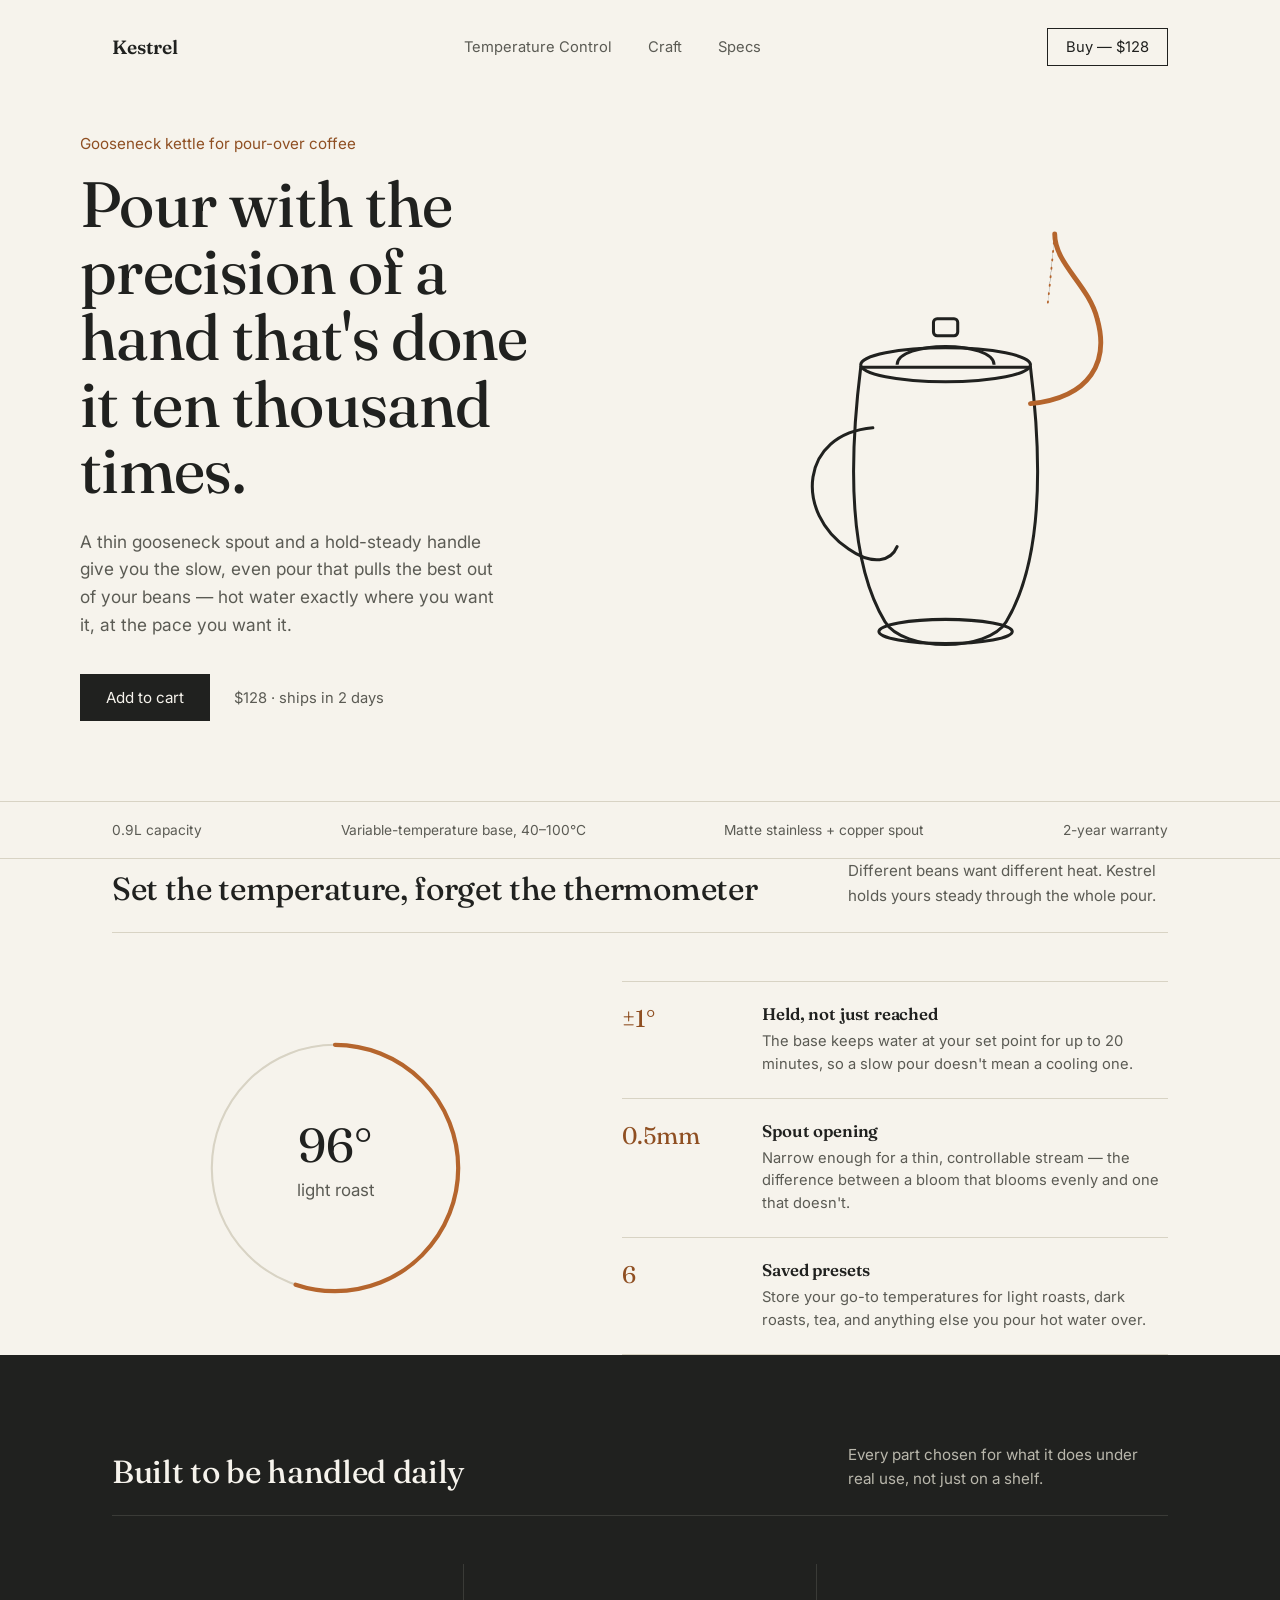
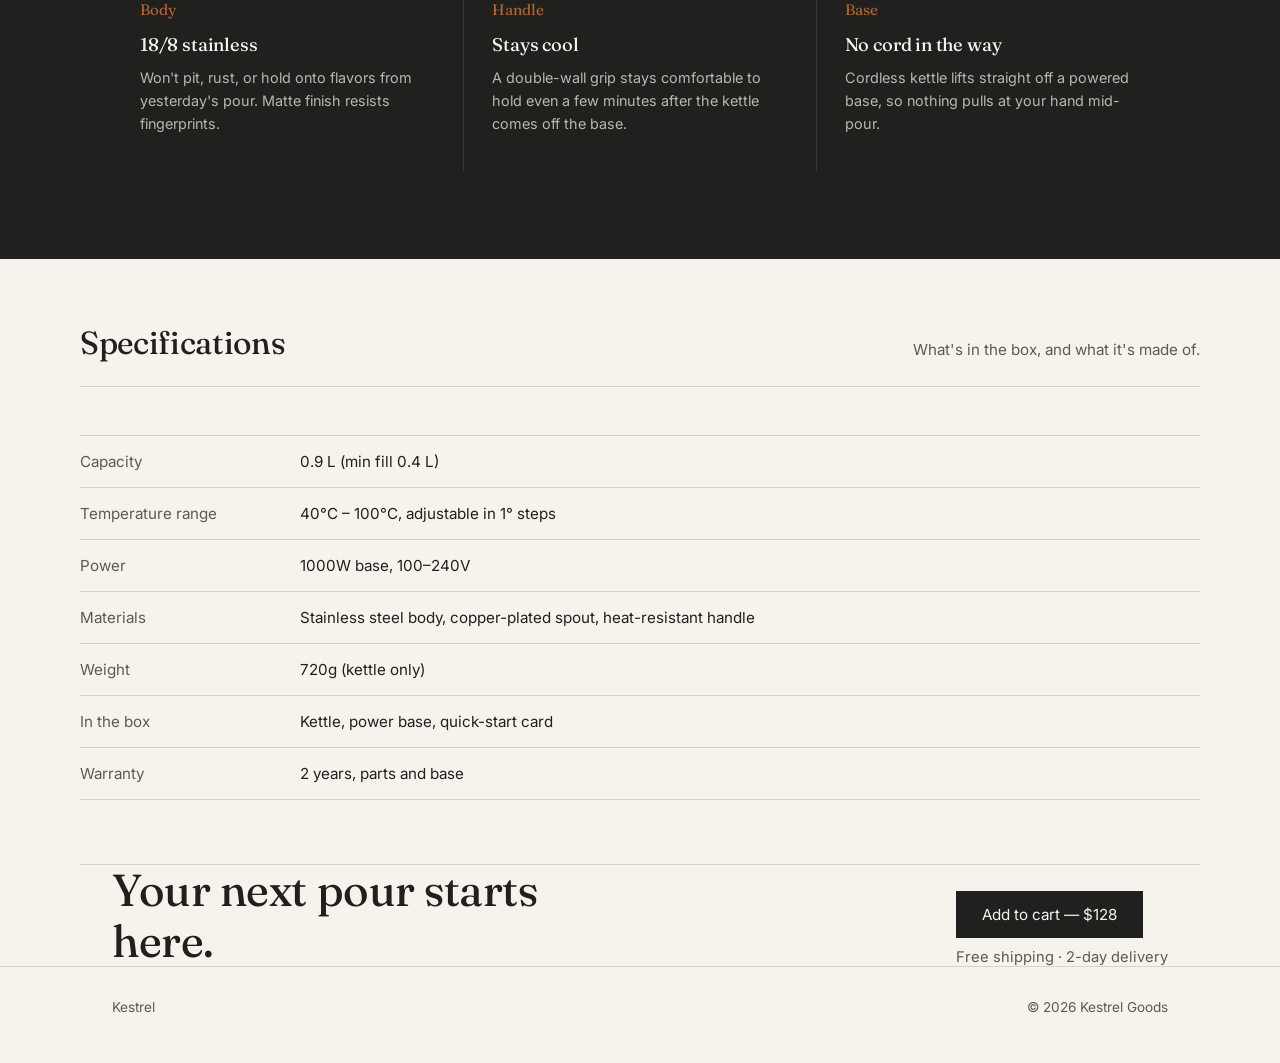
<file: About-page.html>
<!DOCTYPE html>
<html lang="en">
<head>
<meta charset="UTF-8">
<meta name="viewport" content="width=device-width, initial-scale=1.0">
<title>Kestrel — Gooseneck Pour-Over Kettle</title>
<link rel="preconnect" href="https://fonts.googleapis.com">
<link href="https://fonts.googleapis.com/css2?family=Fraunces:opsz,wght@9..144,300;9..144,450;9..144,600&family=Inter:wght@400;500;600&display=swap" rel="stylesheet">
<style>
  :root{
    --charcoal:#20211F;
    --cream:#F6F3EC;
    --copper:#B5652D;
    --copper-dim:#8f4f22;
    --slate:#5B5B54;
    --hairline:#D8D3C4;
  }

  *{box-sizing:border-box;}
  html{scroll-behavior:smooth;}
  body{
    margin:0;
    background:var(--cream);
    color:var(--charcoal);
    font-family:'Inter', sans-serif;
    -webkit-font-smoothing:antialiased;
  }

  h1,h2,h3,.display{
    font-family:'Fraunces', serif;
    font-weight:450;
    margin:0;
    letter-spacing:-0.01em;
  }

  a{color:inherit;}

  .wrap{
    max-width:1120px;
    margin:0 auto;
    padding:0 32px;
  }

  /* ---------- Nav ---------- */
  nav{
    display:flex;
    align-items:center;
    justify-content:space-between;
    padding:28px 32px;
    max-width:1120px;
    margin:0 auto;
  }
  .wordmark{
    font-family:'Fraunces', serif;
    font-size:1.2rem;
    font-weight:600;
  }
  .nav-links{
    display:flex;
    gap:36px;
    font-size:0.92rem;
    color:var(--slate);
  }
  .nav-links a{text-decoration:none;}
  .nav-links a:hover{color:var(--charcoal);}
  .nav-buy{
    font-size:0.92rem;
    border:1px solid var(--charcoal);
    padding:9px 18px;
    text-decoration:none;
    transition:background .18s ease, color .18s ease;
  }
  .nav-buy:hover{background:var(--charcoal);color:var(--cream);}

  @media (max-width:720px){
    .nav-links{display:none;}
  }

  /* ---------- Hero ---------- */
  .hero{
    display:grid;
    grid-template-columns:1.05fr 0.95fr;
    align-items:center;
    gap:48px;
    padding:40px 0 80px;
  }
  .hero .eyebrow{
    color:var(--copper-dim);
    font-size:0.95rem;
    margin-bottom:18px;
  }
  .hero h1{
    font-size:clamp(2.6rem, 5vw, 4rem);
    line-height:1.04;
    max-width:11ch;
  }
  .hero p.lede{
    font-size:1.08rem;
    color:var(--slate);
    max-width:38ch;
    margin-top:24px;
    line-height:1.6;
  }
  .hero-cta{
    display:flex;
    align-items:center;
    gap:24px;
    margin-top:36px;
  }
  .btn-primary{
    background:var(--charcoal);
    color:var(--cream);
    border:none;
    padding:14px 26px;
    font-size:0.95rem;
    font-family:inherit;
    cursor:pointer;
    text-decoration:none;
    display:inline-block;
    transition:background .18s ease;
  }
  .btn-primary:hover{background:var(--copper-dim);}
  .price-note{font-size:0.92rem;color:var(--slate);}

  .hero-art{position:relative;}
  .hero-art svg{width:100%;height:auto;display:block;}

  @media (max-width:860px){
    .hero{grid-template-columns:1fr;padding-top:8px;}
    .hero-art{order:-1;max-width:340px;margin:0 auto 12px;}
  }

  /* ---------- Marquee strip ---------- */
  .strip{
    border-top:1px solid var(--hairline);
    border-bottom:1px solid var(--hairline);
    padding:20px 0;
  }
  .strip .wrap{
    display:flex;
    justify-content:space-between;
    flex-wrap:wrap;
    gap:14px;
    font-size:0.86rem;
    color:var(--slate);
  }

  /* ---------- Section shared ---------- */
  section{padding:88px 0;}
  section.tight{padding:64px 0;}
  .section-head{
    display:flex;
    justify-content:space-between;
    align-items:flex-end;
    gap:24px;
    margin-bottom:48px;
    border-bottom:1px solid var(--hairline);
    padding-bottom:24px;
  }
  .section-head h2{
    font-size:2rem;
  }
  .section-head p{
    color:var(--slate);
    max-width:32ch;
    font-size:0.95rem;
    line-height:1.6;
    margin:0;
  }

  /* ---------- Pour control (feature) ---------- */
  .control-grid{
    display:grid;
    grid-template-columns:0.9fr 1.1fr;
    gap:64px;
    align-items:center;
  }
  @media (max-width:860px){
    .control-grid{grid-template-columns:1fr;gap:40px;}
  }

  .dial-wrap{display:flex;justify-content:center;}
  .dial-wrap svg{width:280px;height:280px;}

  .feature-list{list-style:none;margin:0;padding:0;}
  .feature-list li{
    display:grid;
    grid-template-columns:120px 1fr;
    gap:20px;
    padding:22px 0;
    border-top:1px solid var(--hairline);
  }
  .feature-list li:last-child{border-bottom:1px solid var(--hairline);}
  .feature-list .val{
    font-family:'Fraunces', serif;
    font-size:1.5rem;
    color:var(--copper-dim);
  }
  .feature-list .desc h3{font-size:1.05rem;font-weight:600;margin-bottom:6px;}
  .feature-list .desc p{margin:0;color:var(--slate);font-size:0.92rem;line-height:1.55;}

  /* ---------- Build / craft section ---------- */
  .craft{
    background:var(--charcoal);
    color:var(--cream);
  }
  .craft .section-head{border-bottom-color:#3a3b37;}
  .craft .section-head p{color:#B9B7AC;}
  .craft-grid{
    display:grid;
    grid-template-columns:repeat(3, 1fr);
    gap:1px;
    background:#3a3b37;
  }
  .craft-cell{
    background:var(--charcoal);
    padding:36px 28px;
  }
  .craft-cell .num{
    font-family:'Fraunces', serif;
    font-size:0.95rem;
    color:var(--copper);
    display:block;
    margin-bottom:14px;
  }
  .craft-cell h3{font-size:1.15rem;font-weight:450;margin-bottom:10px;}
  .craft-cell p{color:#B9B7AC;font-size:0.9rem;line-height:1.6;margin:0;}

  @media (max-width:720px){
    .craft-grid{grid-template-columns:1fr;}
  }

  /* ---------- Specs table ---------- */
  table.specs{
    width:100%;
    border-collapse:collapse;
    font-size:0.95rem;
  }
  table.specs tr{border-top:1px solid var(--hairline);}
  table.specs tr:last-child{border-bottom:1px solid var(--hairline);}
  table.specs td{padding:16px 0;}
  table.specs td:first-child{
    color:var(--slate);
    width:220px;
  }

  /* ---------- CTA / footer ---------- */
  .closing{
    text-align:left;
    border-top:1px solid var(--hairline);
  }
  .closing h2{
    font-size:clamp(2rem, 4vw, 2.8rem);
    max-width:16ch;
    line-height:1.12;
  }
  .closing-row{
    display:flex;
    justify-content:space-between;
    align-items:flex-end;
    gap:24px;
    flex-wrap:wrap;
  }

  footer{
    border-top:1px solid var(--hairline);
    padding:32px 0 48px;
    font-size:0.85rem;
    color:var(--slate);
  }
  footer .wrap{
    display:flex;
    justify-content:space-between;
    flex-wrap:wrap;
    gap:12px;
  }

  @media (prefers-reduced-motion: reduce){
    html{scroll-behavior:auto;}
  }

  :focus-visible{
    outline:2px solid var(--copper);
    outline-offset:2px;
  }
</style>
</head>
<body>

<nav>
  <div class="wordmark">Kestrel</div>
  <div class="nav-links">
    <a href="#control">Temperature Control</a>
    <a href="#craft">Craft</a>
    <a href="#specs">Specs</a>
  </div>
  <a class="nav-buy" href="#buy">Buy — $128</a>
</nav>

<header class="wrap hero">
  <div>
    <div class="eyebrow">Gooseneck kettle for pour-over coffee</div>
    <h1>Pour with the precision of a hand that's done it ten thousand times.</h1>
    <p class="lede">A thin gooseneck spout and a hold-steady handle give you the slow, even pour that pulls the best out of your beans — hot water exactly where you want it, at the pace you want it.</p>
    <div class="hero-cta">
      <a class="btn-primary" href="#buy">Add to cart</a>
      <span class="price-note">$128 · ships in 2 days</span>
    </div>
  </div>
  <div class="hero-art" aria-hidden="true">
    <svg viewBox="0 0 420 460" xmlns="http://www.w3.org/2000/svg">
      <!-- kettle body -->
      <path d="M140 180 C130 260, 130 340, 160 390 C175 415, 245 415, 260 390 C290 340, 290 260, 280 180 Z"
            fill="none" stroke="#20211F" stroke-width="2.5"/>
      <!-- lid -->
      <ellipse cx="210" cy="178" rx="70" ry="14" fill="none" stroke="#20211F" stroke-width="2.5"/>
      <path d="M170 178 C170 158, 250 158, 250 178" fill="none" stroke="#20211F" stroke-width="2.5"/>
      <rect x="200" y="140" width="20" height="14" rx="3" fill="none" stroke="#20211F" stroke-width="2.5"/>
      <!-- gooseneck spout -->
      <path d="M280 210 C 330 205, 345 175, 335 140 C 328 112, 300 95, 300 70"
            fill="none" stroke="#B5652D" stroke-width="4" stroke-linecap="round"/>
      <!-- handle -->
      <path d="M150 230 C 90 235, 85 300, 130 330 C 150 344, 165 340, 170 328"
            fill="none" stroke="#20211F" stroke-width="2.5" stroke-linecap="round"/>
      <!-- base -->
      <ellipse cx="210" cy="398" rx="55" ry="10" fill="none" stroke="#20211F" stroke-width="2.5"/>
      <!-- pour stream -->
      <path d="M300 70 C 298 92, 296 112, 294 130" stroke="#B5652D" stroke-width="1.5" stroke-dasharray="1 6" stroke-linecap="round"/>
    </svg>
  </div>
</header>

<div class="strip">
  <div class="wrap">
    <span>0.9L capacity</span>
    <span>Variable-temperature base, 40–100°C</span>
    <span>Matte stainless + copper spout</span>
    <span>2-year warranty</span>
  </div>
</div>

<section id="control" class="wrap">
  <div class="section-head">
    <h2>Set the temperature, forget the thermometer</h2>
    <p>Different beans want different heat. Kestrel holds yours steady through the whole pour.</p>
  </div>
  <div class="control-grid">
    <div class="dial-wrap">
      <svg viewBox="0 0 200 200" xmlns="http://www.w3.org/2000/svg">
        <circle cx="100" cy="100" r="88" fill="none" stroke="#D8D3C4" stroke-width="1.5"/>
        <circle cx="100" cy="100" r="88" fill="none" stroke="#B5652D" stroke-width="3"
                stroke-dasharray="415" stroke-dashoffset="110" stroke-linecap="round"
                transform="rotate(-90 100 100)"/>
        <text x="100" y="96" text-anchor="middle" font-family="Fraunces, serif" font-size="34" fill="#20211F">96°</text>
        <text x="100" y="120" text-anchor="middle" font-family="Inter, sans-serif" font-size="12" fill="#5B5B54">light roast</text>
      </svg>
    </div>
    <ul class="feature-list">
      <li>
        <div class="val">±1°</div>
        <div class="desc">
          <h3>Held, not just reached</h3>
          <p>The base keeps water at your set point for up to 20 minutes, so a slow pour doesn't mean a cooling one.</p>
        </div>
      </li>
      <li>
        <div class="val">0.5mm</div>
        <div class="desc">
          <h3>Spout opening</h3>
          <p>Narrow enough for a thin, controllable stream — the difference between a bloom that blooms evenly and one that doesn't.</p>
        </div>
      </li>
      <li>
        <div class="val">6</div>
        <div class="desc">
          <h3>Saved presets</h3>
          <p>Store your go-to temperatures for light roasts, dark roasts, tea, and anything else you pour hot water over.</p>
        </div>
      </li>
    </ul>
  </div>
</section>

<section id="craft" class="craft">
  <div class="wrap">
    <div class="section-head">
      <h2>Built to be handled daily</h2>
      <p>Every part chosen for what it does under real use, not just on a shelf.</p>
    </div>
    <div class="craft-grid">
      <div class="craft-cell">
        <span class="num">Body</span>
        <h3>18/8 stainless</h3>
        <p>Won't pit, rust, or hold onto flavors from yesterday's pour. Matte finish resists fingerprints.</p>
      </div>
      <div class="craft-cell">
        <span class="num">Handle</span>
        <h3>Stays cool</h3>
        <p>A double-wall grip stays comfortable to hold even a few minutes after the kettle comes off the base.</p>
      </div>
      <div class="craft-cell">
        <span class="num">Base</span>
        <h3>No cord in the way</h3>
        <p>Cordless kettle lifts straight off a powered base, so nothing pulls at your hand mid-pour.</p>
      </div>
    </div>
  </div>
</section>

<section id="specs" class="wrap tight">
  <div class="section-head">
    <h2>Specifications</h2>
    <p>What's in the box, and what it's made of.</p>
  </div>
  <table class="specs">
    <tr><td>Capacity</td><td>0.9 L (min fill 0.4 L)</td></tr>
    <tr><td>Temperature range</td><td>40°C – 100°C, adjustable in 1° steps</td></tr>
    <tr><td>Power</td><td>1000W base, 100–240V</td></tr>
    <tr><td>Materials</td><td>Stainless steel body, copper-plated spout, heat-resistant handle</td></tr>
    <tr><td>Weight</td><td>720g (kettle only)</td></tr>
    <tr><td>In the box</td><td>Kettle, power base, quick-start card</td></tr>
    <tr><td>Warranty</td><td>2 years, parts and base</td></tr>
  </table>
</section>

<section id="buy" class="wrap closing">
  <div class="closing-row">
    <h2>Your next pour starts here.</h2>
    <div>
      <a class="btn-primary" href="#">Add to cart — $128</a>
      <div class="price-note" style="margin-top:10px;">Free shipping · 2-day delivery</div>
    </div>
  </div>
</section>

<footer>
  <div class="wrap">
    <span>Kestrel</span>
    <span>© 2026 Kestrel Goods</span>
  </div>
</footer>

</body>
</html>
</file>
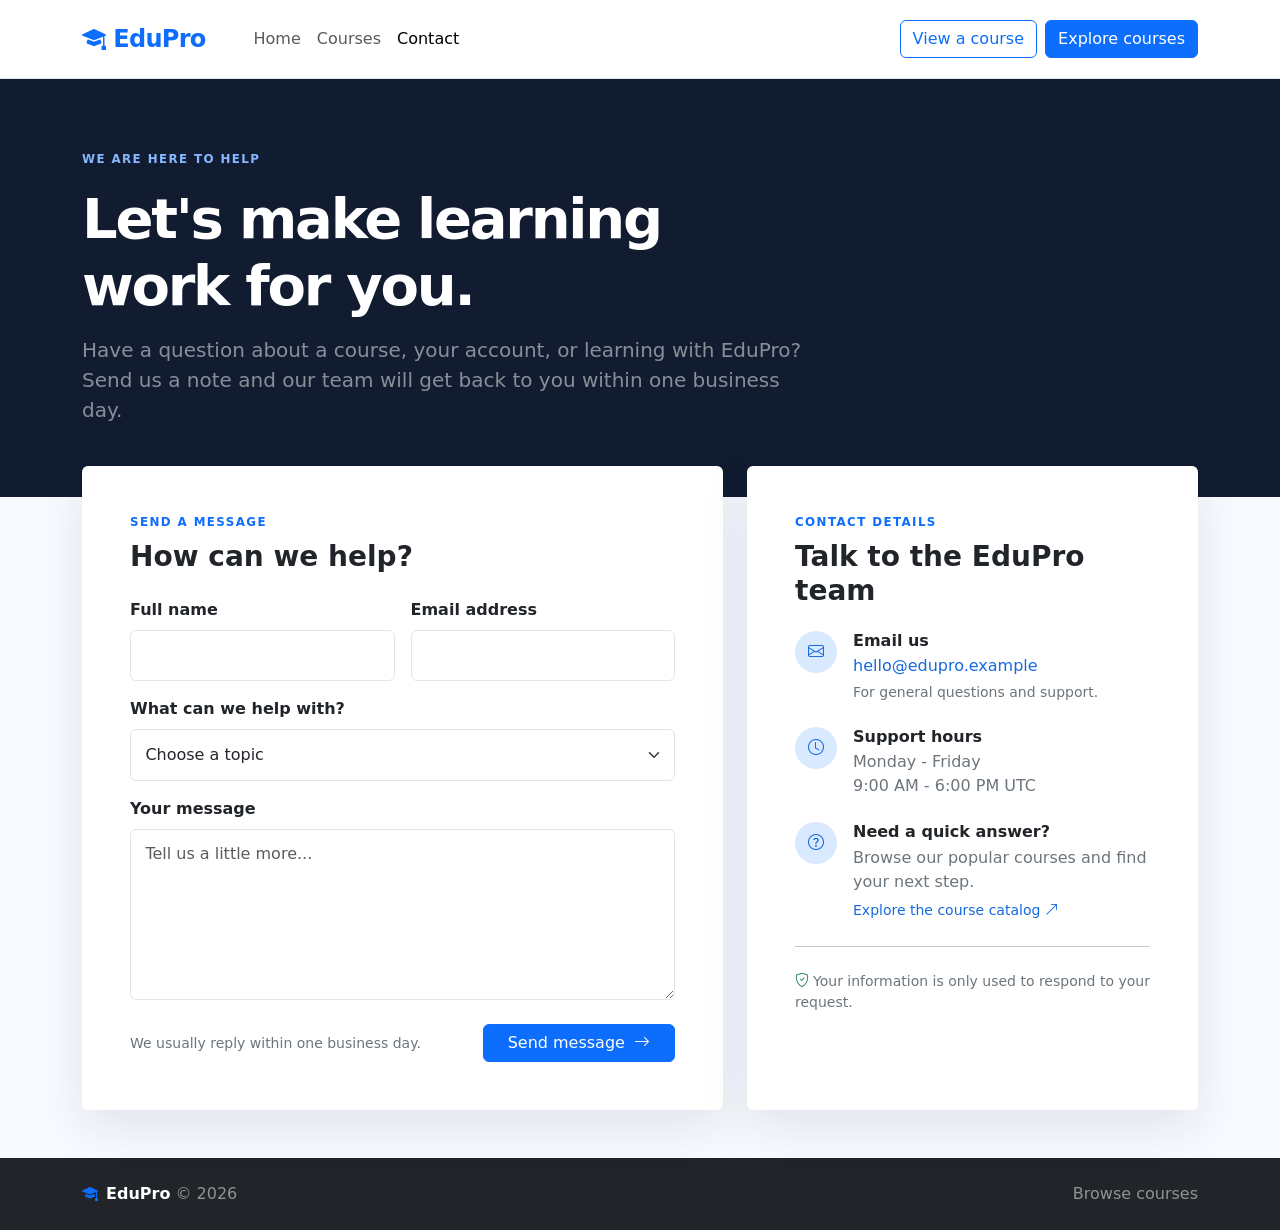
<file: Contact-us.html>
<!DOCTYPE html>
<html lang="en">
<head>
	<meta charset="UTF-8">
	<meta name="viewport" content="width=device-width, initial-scale=1.0">
	<title>Contact Us | EduPro</title>
	<link href="https://cdn.jsdelivr.net/npm/bootstrap@5.3.2/dist/css/bootstrap.min.css" rel="stylesheet">
	<link href="https://cdn.jsdelivr.net/npm/bootstrap-icons@1.11.1/font/bootstrap-icons.css" rel="stylesheet">
	<style>
		:root { --ink: #172033; --muted: #687386; --blue: #1769e0; --soft-blue: #eef5ff; }
		body { color: var(--ink); background: #f8faff; }
		.navbar-brand { letter-spacing: -.03em; }
		.contact-hero { background: #111c31; color: #fff; }
		.eyebrow { color: #86b7ff; letter-spacing: .12em; font-size: .74rem; font-weight: 700; text-transform: uppercase; }
		.contact-hero h1 { letter-spacing: -.04em; }
		.contact-shell { margin-top: -55px; position: relative; z-index: 2; }
		.contact-card { border: 0; box-shadow: 0 1rem 3rem rgba(17, 28, 49, .1); }
		.contact-card .form-control, .contact-card .form-select { padding: .8rem .9rem; border-color: #dfe5ef; }
		.contact-card .form-control:focus, .contact-card .form-select:focus { border-color: var(--blue); box-shadow: 0 0 0 .2rem rgba(23, 105, 224, .12); }
		#message-sent { display: none; }
		#message-sent:target { display: block; }
		.info-panel { background: var(--soft-blue); }
		.info-icon { width: 42px; height: 42px; display: inline-flex; align-items: center; justify-content: center; background: #d9e9ff; color: var(--blue); }
		.faq-link { color: var(--blue); text-decoration: none; }
		.faq-link:hover { text-decoration: underline; }
		footer a:hover { color: #fff !important; }
		@media (max-width: 991.98px) { .contact-shell { margin-top: 1.5rem; } }
	</style>
</head>
<body>
	<nav class="navbar navbar-expand-lg navbar-light bg-white border-bottom sticky-top">
		<div class="container py-2">
			<a class="navbar-brand fw-bold text-primary fs-4" href="home-page.html"><i class="bi bi-mortarboard-fill me-2"></i>EduPro</a>
			<button class="navbar-toggler" type="button" data-bs-toggle="collapse" data-bs-target="#mainNav" aria-label="Toggle navigation"><span class="navbar-toggler-icon"></span></button>
			<div class="collapse navbar-collapse" id="mainNav">
				<ul class="navbar-nav me-auto ms-lg-4">
					<li class="nav-item"><a class="nav-link" href="home-page.html">Home</a></li>
					<li class="nav-item"><a class="nav-link" href="home-page.html#courses">Courses</a></li>
					<li class="nav-item"><a class="nav-link active" href="Contact-us.html">Contact</a></li>
				</ul>
				<a href="course.html" class="btn btn-outline-primary me-2">View a course</a>
				<a href="home-page.html#courses" class="btn btn-primary">Explore courses</a>
			</div>
		</div>
	</nav>

	<header class="contact-hero py-5">
		<div class="container py-lg-4">
			<div class="row align-items-center gy-3">
				<div class="col-lg-8">
					<div class="eyebrow mb-3">We are here to help</div>
					<h1 class="display-4 fw-bold mb-3">Let's make learning work for you.</h1>
					<p class="lead text-white-50 mb-0">Have a question about a course, your account, or learning with EduPro? Send us a note and our team will get back to you within one business day.</p>
				</div>
			</div>
		</div>
	</header>

	<main class="container contact-shell pb-5">
		<div class="row g-4">
			<div class="col-lg-7">
				<section class="card contact-card h-100">
					<div class="card-body p-4 p-md-5">
						<div class="eyebrow text-primary mb-2">Send a message</div>
						<h2 class="h3 fw-bold mb-4">How can we help?</h2>
						<form action="#message-sent" method="get">
							<div class="row g-3">
								<div class="col-md-6"><label class="form-label fw-semibold" for="name">Full name</label><input class="form-control" id="name" name="name" type="text" autocomplete="name" required></div>
								<div class="col-md-6"><label class="form-label fw-semibold" for="email">Email address</label><input class="form-control" id="email" name="email" type="email" autocomplete="email" required></div>
								<div class="col-12"><label class="form-label fw-semibold" for="topic">What can we help with?</label><select class="form-select" id="topic" name="topic" required><option value="" selected disabled>Choose a topic</option><option>Course information</option><option>Account and billing</option><option>Technical support</option><option>Partnerships</option></select></div>
								<div class="col-12"><label class="form-label fw-semibold" for="message">Your message</label><textarea class="form-control" id="message" name="message" rows="6" placeholder="Tell us a little more..." required></textarea></div>
								<div class="col-12 d-flex flex-column flex-sm-row justify-content-between align-items-sm-center gap-3 pt-2"><small class="text-secondary">We usually reply within one business day.</small><button class="btn btn-primary px-4" type="submit">Send message <i class="bi bi-arrow-right ms-1"></i></button></div>
							</div>
						</form>
						<div id="message-sent" class="alert alert-success mt-4 mb-0" role="status"><i class="bi bi-check-circle me-2"></i>Thanks for reaching out. Your message has been received.</div>
					</div>
				</section>
			</div>
			<div class="col-lg-5">
				<section class="card contact-card h-100">
					<div class="card-body p-4 p-md-5">
						<div class="eyebrow text-primary mb-2">Contact details</div>
						<h2 class="h3 fw-bold mb-4">Talk to the EduPro team</h2>
						<div class="d-flex gap-3 mb-4"><span class="info-icon rounded-circle flex-shrink-0"><i class="bi bi-envelope"></i></span><div><h3 class="h6 fw-bold mb-1">Email us</h3><a class="faq-link" href="mailto:hello@edupro.example">hello@edupro.example</a><p class="small text-secondary mb-0 mt-1">For general questions and support.</p></div></div>
						<div class="d-flex gap-3 mb-4"><span class="info-icon rounded-circle flex-shrink-0"><i class="bi bi-clock"></i></span><div><h3 class="h6 fw-bold mb-1">Support hours</h3><p class="text-secondary mb-0">Monday - Friday<br>9:00 AM - 6:00 PM UTC</p></div></div>
						<div class="d-flex gap-3"><span class="info-icon rounded-circle flex-shrink-0"><i class="bi bi-question-circle"></i></span><div><h3 class="h6 fw-bold mb-1">Need a quick answer?</h3><p class="text-secondary mb-1">Browse our popular courses and find your next step.</p><a class="faq-link small" href="home-page.html#courses">Explore the course catalog <i class="bi bi-arrow-up-right"></i></a></div></div>
						<hr class="my-4">
						<p class="small text-secondary mb-0"><i class="bi bi-shield-check text-success me-1"></i>Your information is only used to respond to your request.</p>
					</div>
				</section>
			</div>
		</div>
	</main>

	<footer class="bg-dark text-white-50 py-4"><div class="container d-flex flex-column flex-sm-row justify-content-between gap-2"><span><a class="text-white text-decoration-none" href="home-page.html"><i class="bi bi-mortarboard-fill me-2 text-primary"></i><strong>EduPro</strong></a> &copy; 2026</span><a class="text-white-50 text-decoration-none" href="home-page.html#courses">Browse courses</a></div></footer>
	<script src="https://cdn.jsdelivr.net/npm/bootstrap@5.3.2/dist/js/bootstrap.bundle.min.js"></script>
</body>
</html>
</file>
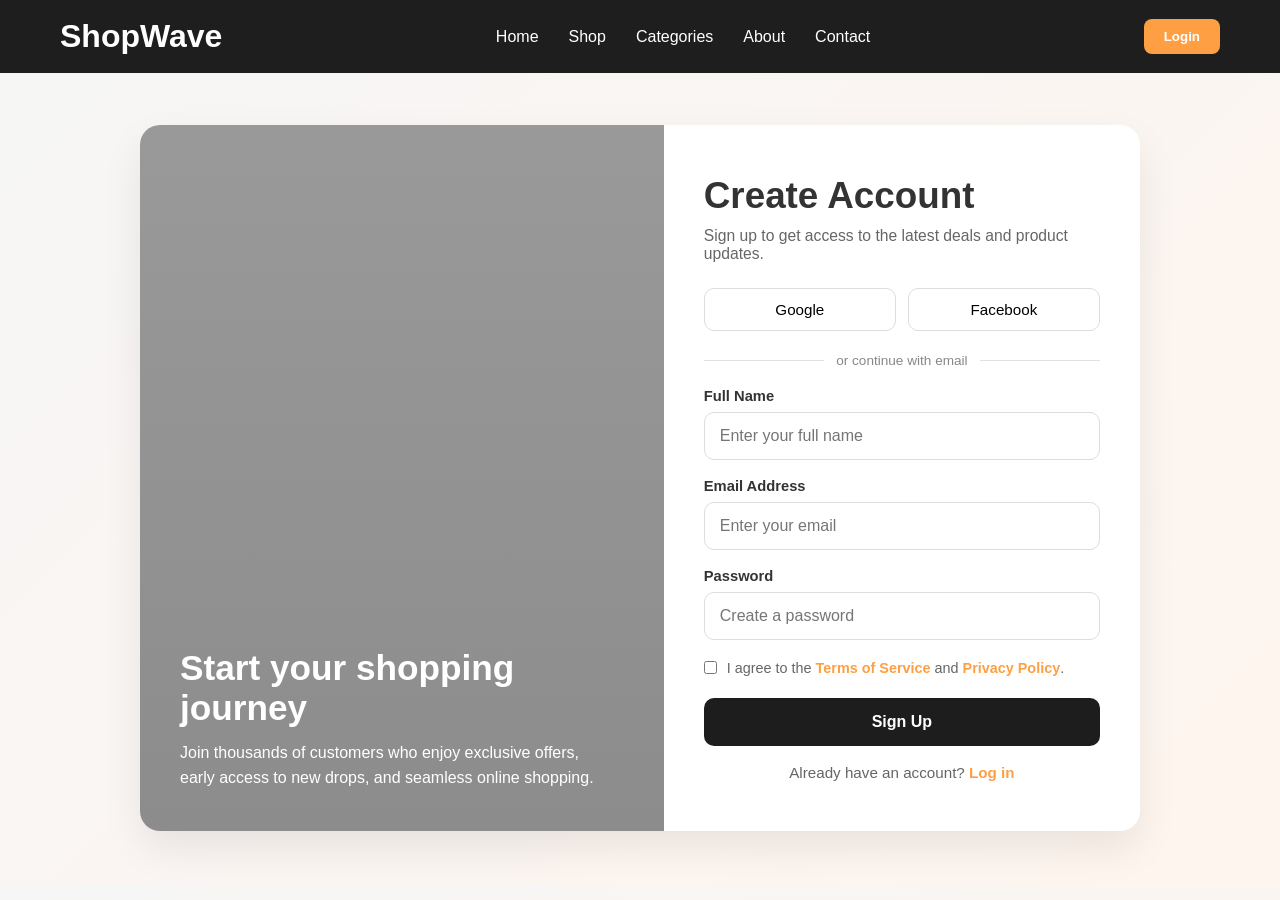
<file: sign-up.html>
<!DOCTYPE html>
<html lang="en">
<head>
    <meta charset="UTF-8">
    <meta name="viewport" content="width=device-width, initial-scale=1.0">
    <title>ShopWave | Sign Up</title>
    <style>
        * {
            margin: 0;
            padding: 0;
            box-sizing: border-box;
        }

        body {
            font-family: Arial, sans-serif;
            background: linear-gradient(135deg, #f6f6f6 0%, #fff5ee 100%);
            color: #333;
        }

        a {
            text-decoration: none;
        }

        .container {
            max-width: 1200px;
            margin: 0 auto;
            padding: 0 20px;
        }

        header {
            background-color: #1e1e1e;
            padding: 18px 0;
        }

        .navbar {
            display: flex;
            align-items: center;
            justify-content: space-between;
        }

        .logo {
            color: #fff;
            font-size: 2rem;
            font-weight: 700;
        }

        .nav-links {
            display: flex;
            list-style: none;
            gap: 30px;
        }

        .nav-links a {
            color: #fff;
            font-size: 1rem;
            transition: 0.3s ease;
        }

        .nav-links a:hover {
            color: #ff9f43;
        }

        .login-btn {
            background-color: #ff9f43;
            color: white;
            border: none;
            border-radius: 8px;
            padding: 10px 20px;
            font-weight: 600;
            cursor: pointer;
        }

        .main-wrap {
            min-height: calc(100vh - 90px);
            display: flex;
            align-items: center;
            justify-content: center;
            padding: 50px 20px;
        }

        .signup-box {
            width: 100%;
            max-width: 1000px;
            background: #fff;
            border-radius: 20px;
            overflow: hidden;
            box-shadow: 0 18px 40px rgba(0, 0, 0, 0.08);
            display: grid;
            grid-template-columns: 1.1fr 1fr;
        }

        .signup-image {
            background: linear-gradient(rgba(0,0,0,0.4), rgba(0,0,0,0.45)),
                url('https://images.unsplash.com/photo-1522202176988-66273c2fd55f?auto=format&fit=crop&w=900&q=80') center/cover no-repeat;
            min-height: 600px;
            display: flex;
            align-items: flex-end;
            padding: 40px;
        }

        .image-text {
            color: #fff;
        }

        .image-text h2 {
            font-size: 2.2rem;
            margin-bottom: 12px;
        }

        .image-text p {
            font-size: 1rem;
            line-height: 1.6;
            max-width: 420px;
        }

        .form-panel {
            padding: 50px 40px;
        }

        .form-panel h1 {
            font-size: 2.3rem;
            margin-bottom: 10px;
        }

        .subtitle {
            color: #666;
            margin-bottom: 25px;
            font-size: 0.98rem;
        }

        .social-btns {
            display: grid;
            grid-template-columns: 1fr 1fr;
            gap: 12px;
            margin-bottom: 22px;
        }

        .social-btns button {
            border: 1px solid #ddd;
            background: #fff;
            padding: 12px 14px;
            border-radius: 10px;
            font-size: 0.95rem;
            cursor: pointer;
            transition: 0.2s ease;
        }

        .social-btns button:hover {
            border-color: #ff9f43;
            color: #ff9f43;
        }

        .divider {
            display: flex;
            align-items: center;
            gap: 12px;
            margin: 20px 0;
            color: #888;
            font-size: 0.85rem;
        }

        .divider::before,
        .divider::after {
            content: "";
            flex: 1;
            height: 1px;
            background: #e0e0e0;
        }

        form {
            display: flex;
            flex-direction: column;
            gap: 18px;
        }

        .field {
            display: flex;
            flex-direction: column;
            gap: 8px;
        }

        .field label {
            font-weight: 600;
            color: #333;
            font-size: 0.92rem;
        }

        .field input {
            padding: 14px 15px;
            border: 1px solid #ddd;
            border-radius: 10px;
            font-size: 1rem;
            transition: border-color 0.2s ease, box-shadow 0.2s ease;
        }

        .field input:focus {
            outline: none;
            border-color: #ff9f43;
            box-shadow: 0 0 0 4px rgba(255, 159, 67, 0.12);
        }

        .terms {
            display: flex;
            align-items: flex-start;
            gap: 10px;
            color: #666;
            font-size: 0.9rem;
            line-height: 1.5;
        }

        .terms input {
            margin-top: 3px;
        }

        .terms a {
            color: #ff9f43;
            font-weight: 600;
        }

        .submit-btn {
            background: #1d1d1d;
            color: white;
            padding: 15px 18px;
            border: none;
            border-radius: 10px;
            font-size: 1rem;
            font-weight: 700;
            cursor: pointer;
            transition: 0.3s ease;
        }

        .submit-btn:hover {
            background: #ff9f43;
        }

        .login-link {
            text-align: center;
            margin-top: 18px;
            color: #666;
            font-size: 0.95rem;
        }

        .login-link a {
            color: #ff9f43;
            font-weight: 700;
        }

        @media (max-width: 820px) {
            .signup-box {
                grid-template-columns: 1fr;
            }

            .signup-image {
                min-height: 260px;
            }
        }

        @media (max-width: 600px) {
            .nav-links {
                display: none;
            }

            .form-panel {
                padding: 30px 20px;
            }

            .social-btns {
                grid-template-columns: 1fr;
            }
        }
    </style>
</head>
<body>
    <header>
        <div class="container navbar">
            <div class="logo">ShopWave</div>
            <ul class="nav-links">
                <li><a href="index.html">Home</a></li>
                <li><a href="#">Shop</a></li>
                <li><a href="#">Categories</a></li>
                <li><a href="#">About</a></li>
                <li><a href="#">Contact</a></li>
            </ul>
            <button class="login-btn">Login</button>
        </div>
    </header>

    <main class="main-wrap">
        <div class="signup-box">
            <div class="signup-image">
                <div class="image-text">
                    <h2>Start your shopping journey</h2>
                    <p>Join thousands of customers who enjoy exclusive offers, early access to new drops, and seamless online shopping.</p>
                </div>
            </div>

            <div class="form-panel">
                <h1>Create Account</h1>
                <p class="subtitle">Sign up to get access to the latest deals and product updates.</p>

                <div class="social-btns">
                    <button type="button">Google</button>
                    <button type="button">Facebook</button>
                </div>

                <div class="divider">or continue with email</div>

                <form>
                    <div class="field">
                        <label for="full-name">Full Name</label>
                        <input id="full-name" type="text" placeholder="Enter your full name">
                    </div>

                    <div class="field">
                        <label for="email">Email Address</label>
                        <input id="email" type="email" placeholder="Enter your email">
                    </div>

                    <div class="field">
                        <label for="password">Password</label>
                        <input id="password" type="password" placeholder="Create a password">
                    </div>

                    <label class="terms">
                        <input type="checkbox">
                        <span>I agree to the <a href="#">Terms of Service</a> and <a href="#">Privacy Policy</a>.</span>
                    </label>

                    <button class="submit-btn" type="submit">Sign Up</button>
                </form>

                <div class="login-link">
                    Already have an account? <a href="#">Log in</a>
                </div>
            </div>
        </div>
    </main>
</body>
</html>
</file>
